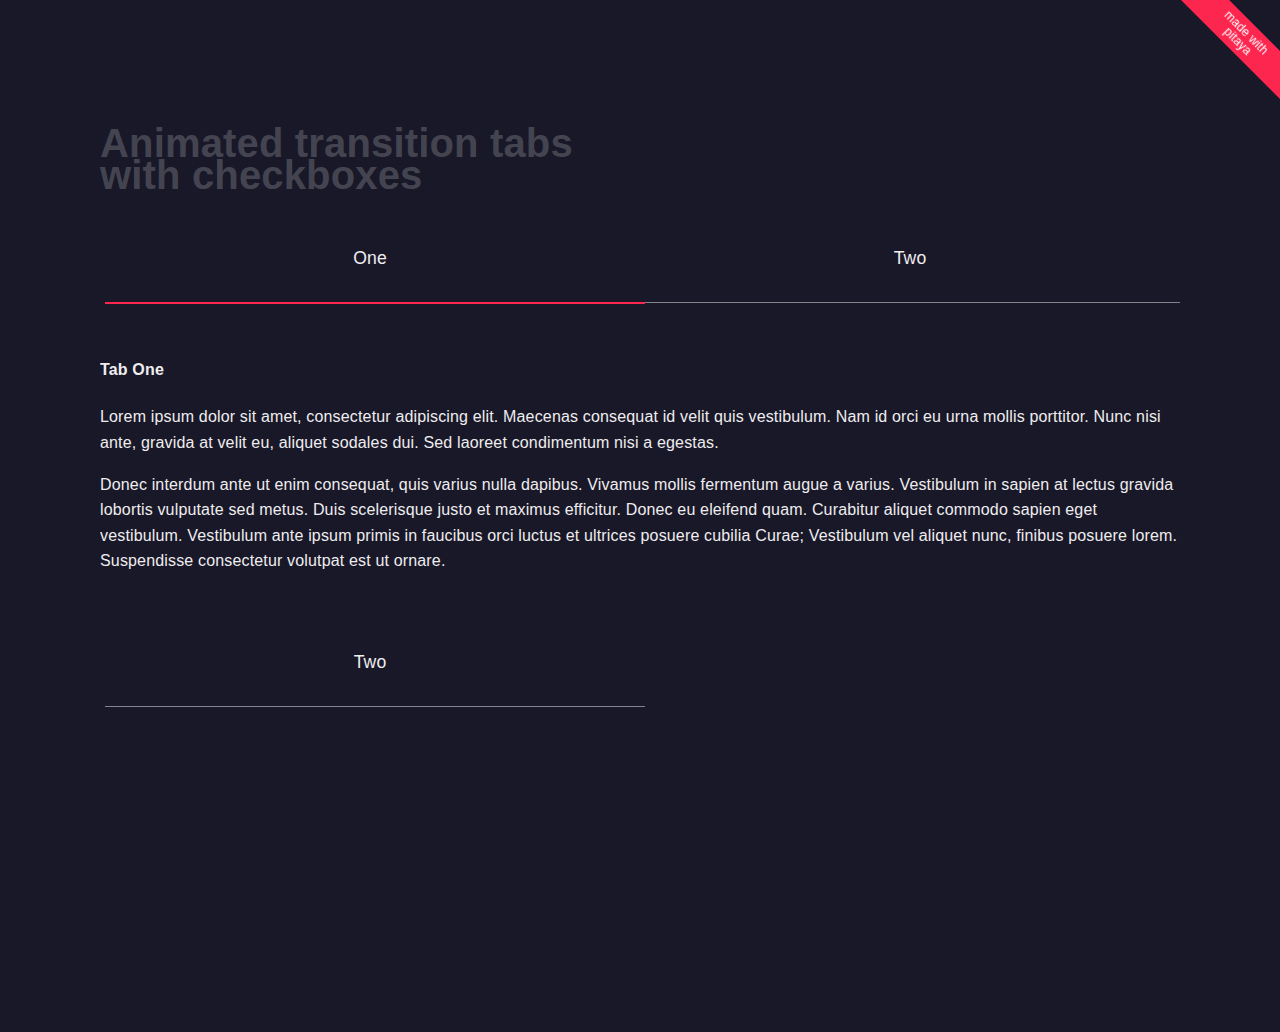
<file: hmm.html>
<!DOCTYPE html>
<html lang="en">

<head>
    <meta charset="UTF-8">
    <meta name="viewport" content="width=device-width, initial-scale=1.0">
    <title>Document</title>
</head>
<style>
    body {
        background: #191828;
        color: #efedef;
        font-family: "Roboto", Arial, Helvetica, sans-serif;
        font-size: 16px;
        font-weight: 300;
        letter-spacing: 0.01em;
        line-height: 1.6em;
        margin: 0;
        padding: 100px;
    }

    h1 {
        font-size: 40px;
        line-height: 0.8em;
        color: rgba(255, 255, 255, 0.2);
    }

    a {
        background: #fd264f;
        color: #fff;
        display: block;
        font-size: 12px;
        line-height: 1em;
        margin: 0;
        padding: 5px 110px;
        position: fixed;
        top: 20px;
        right: -100px;
        text-align: center;
        text-decoration: none;
        transform: rotate(45deg);
    }

    button:focus,
    input:focus,
    textarea:focus,
    select:focus {
        outline: none;
    }

    .tabs {
        display: block;
        display: -webkit-flex;
        display: -moz-flex;
        display: flex;
        -webkit-flex-wrap: wrap;
        -moz-flex-wrap: wrap;
        flex-wrap: wrap;
        margin: 0;
        overflow: hidden;
    }

    .tabs [class^="tab"] label,
    .tabs [class*=" tab"] label {
        color: #efedef;
        cursor: pointer;
        display: block;
        font-size: 1.1em;
        font-weight: 300;
        line-height: 1em;
        padding: 2rem 0;
        text-align: center;
    }

    .tabs [class^="tab"] [type="radio"],
    .tabs [class*=" tab"] [type="radio"] {
        border-bottom: 1px solid rgba(239, 237, 239, 0.5);
        cursor: pointer;
        -webkit-appearance: none;
        -moz-appearance: none;
        appearance: none;
        display: block;
        width: 100%;
        -webkit-transition: all 0.3s ease-in-out;
        -moz-transition: all 0.3s ease-in-out;
        -o-transition: all 0.3s ease-in-out;
        transition: all 0.3s ease-in-out;
    }

    .tabs [class^="tab"] [type="radio"]:hover,
    .tabs [class^="tab"] [type="radio"]:focus,
    .tabs [class*=" tab"] [type="radio"]:hover,
    .tabs [class*=" tab"] [type="radio"]:focus {
        border-bottom: 1px solid #fd264f;
    }

    .tabs [class^="tab"] [type="radio"]:checked,
    .tabs [class*=" tab"] [type="radio"]:checked {
        border-bottom: 2px solid #fd264f;
    }

    .tabs [class^="tab"] [type="radio"]:checked+div,
    .tabs [class*=" tab"] [type="radio"]:checked+div {
        opacity: 1;
    }

    .tabs [class^="tab"] [type="radio"]+div,
    .tabs [class*=" tab"] [type="radio"]+div {
        display: block;
        opacity: 0;
        padding: 2rem 0;
        width: 90%;
        -webkit-transition: all 0.3s ease-in-out;
        -moz-transition: all 0.3s ease-in-out;
        -o-transition: all 0.3s ease-in-out;
        transition: all 0.3s ease-in-out;
    }

    .tabs .tab-2 {
        width: 50%;
    }

    .tabs .tab-2 [type="radio"]+div {
        width: 200%;
        margin-left: 200%;
    }

    .tabs .tab-2 [type="radio"]:checked+div {
        margin-left: 0;
    }

    .tabs .tab-2:last-child [type="radio"]+div {
        margin-left: 100%;
    }

    .tabs .tab-2:last-child [type="radio"]:checked+div {
        margin-left: -100%;
    }
</style>

<body>
    <a href="http://flkt-crnpio.github.io/pitaya/">made with<br>pitaya</a>

    <h1>
        Animated transition tabs<br>
        with checkboxes
    </h1>

    <div class="tabs">
        <div class="tab-2">
            <label for="tab2-1">One</label>
            <input id="tab2-1" name="tabs-two" type="radio" checked="checked">
            <div>
                <h4>Tab One</h4>
                <p>Lorem ipsum dolor sit amet, consectetur adipiscing elit. Maecenas consequat id velit quis vestibulum.
                    Nam id orci eu urna mollis porttitor. Nunc nisi ante, gravida at velit eu, aliquet sodales dui. Sed
                    laoreet condimentum nisi a egestas.</p>
                <p>Donec interdum ante ut enim consequat, quis varius nulla dapibus. Vivamus mollis fermentum augue a
                    varius. Vestibulum in sapien at lectus gravida lobortis vulputate sed metus. Duis scelerisque justo
                    et maximus efficitur. Donec eu eleifend quam. Curabitur aliquet commodo sapien eget vestibulum.
                    Vestibulum ante ipsum primis in faucibus orci luctus et ultrices posuere cubilia Curae; Vestibulum
                    vel aliquet nunc, finibus posuere lorem. Suspendisse consectetur volutpat est ut ornare.</p>
            </div>
        </div>
        <div class="tab-2">
            <label for="tab2-2">Two</label>
            <input id="tab2-2" name="tabs-two" type="radio">
            <div>
                <h4>Tab Two</h4>
                <p>Quisque sit amet turpis leo. Maecenas sed dolor mi. Pellentesque varius elit in neque ornare commodo
                    ac non tellus. Mauris id iaculis quam. Donec eu felis quam. Morbi tristique lorem eget iaculis
                    consectetur. Class aptent taciti sociosqu ad litora torquent per conubia nostra, per inceptos
                    himenaeos. Aenean at tellus eget risus tempus ultrices. Nam condimentum nisi enim, scelerisque
                    faucibus lectus sodales at.</p>
            </div>
        </div>
        <div class="tab-2">
            <label for="tab2-2">Two</label>
            <input id="tab2-2" name="tabs-two" type="radio">
            <div>
                <h4>Tab Two</h4>
                <p>Quisque sit amet turpis leo. Maecenas sed dolor mi. Pellentesque varius elit in neque ornare commodo
                    ac non tellus. Mauris id iaculis quam. Donec eu felis quam. Morbi tristique lorem eget iaculis
                    consectetur. Class aptent taciti sociosqu ad litora torquent per conubia nostra, per inceptos
                    himenaeos. Aenean at tellus eget risus tempus ultrices. Nam condimentum nisi enim, scelerisque
                    faucibus lectus sodales at.</p>
            </div>
        </div>
    </div>

</body>

</html>
</file>
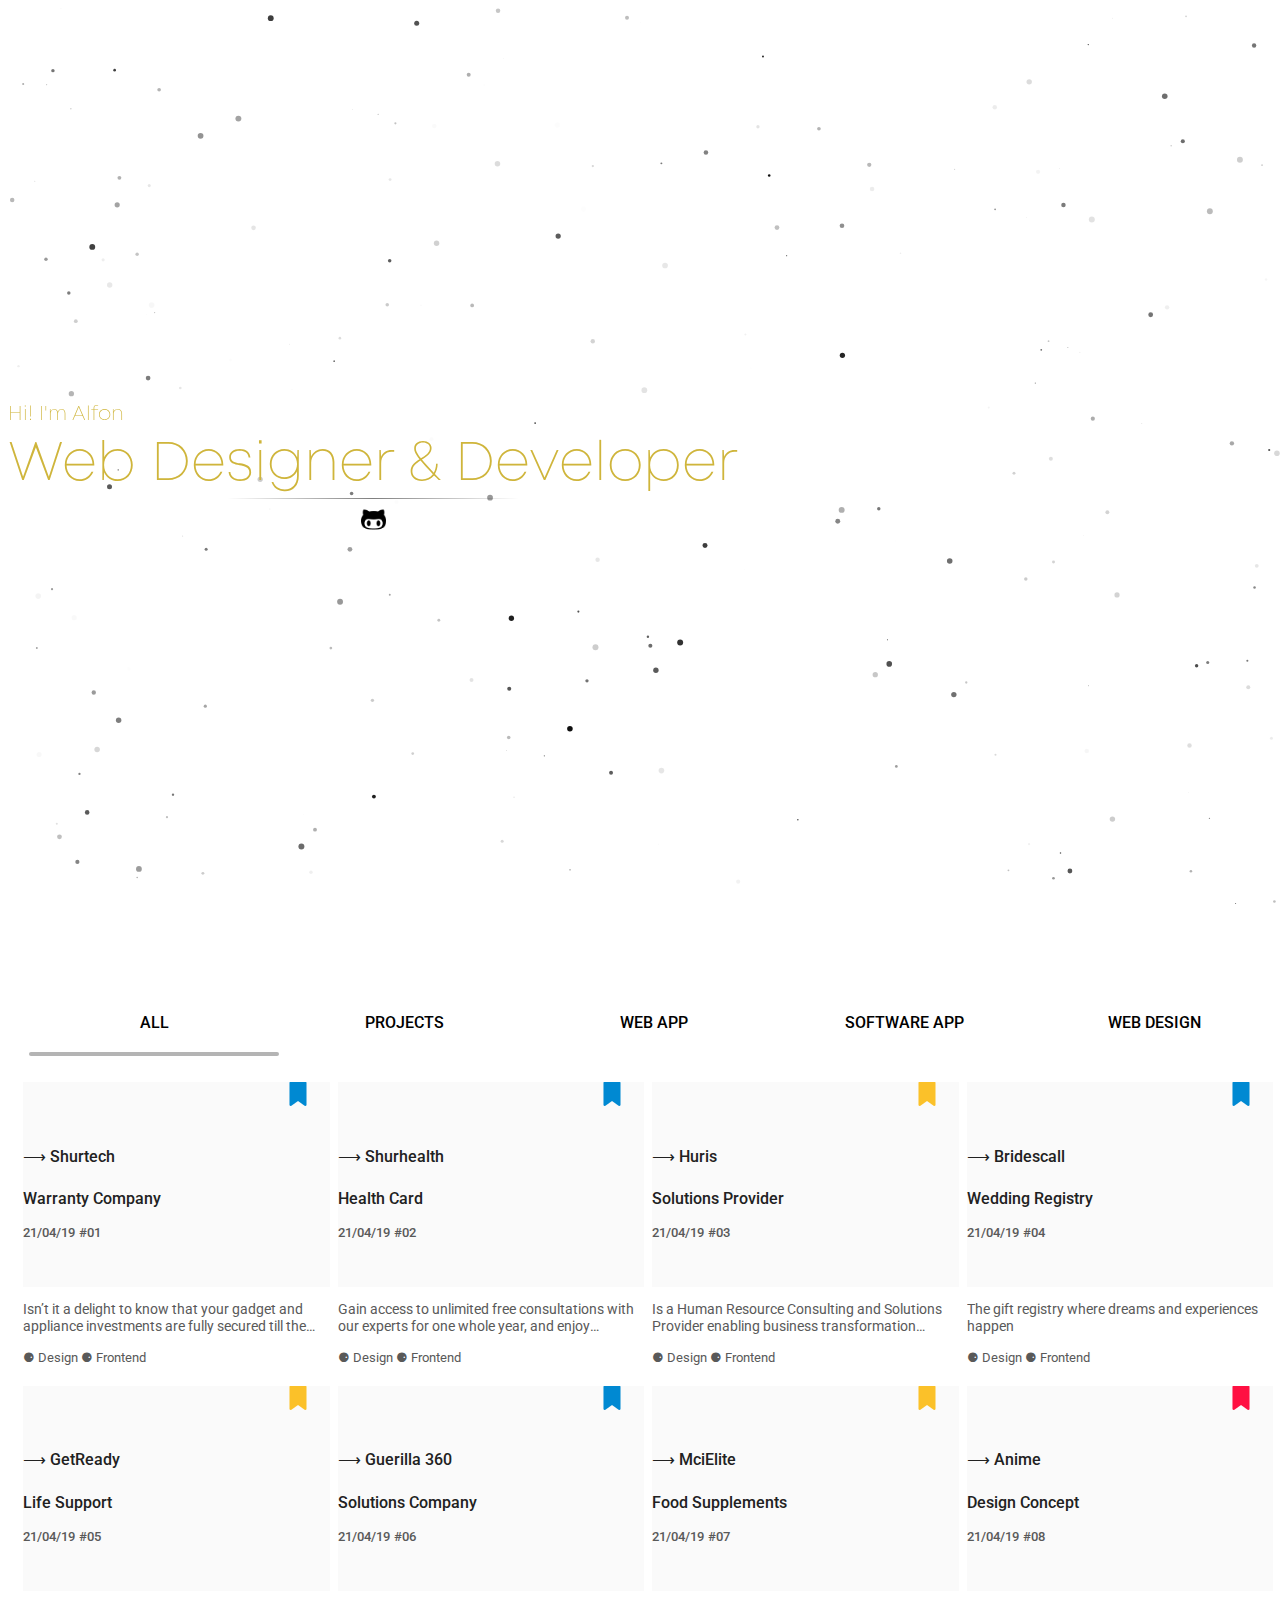
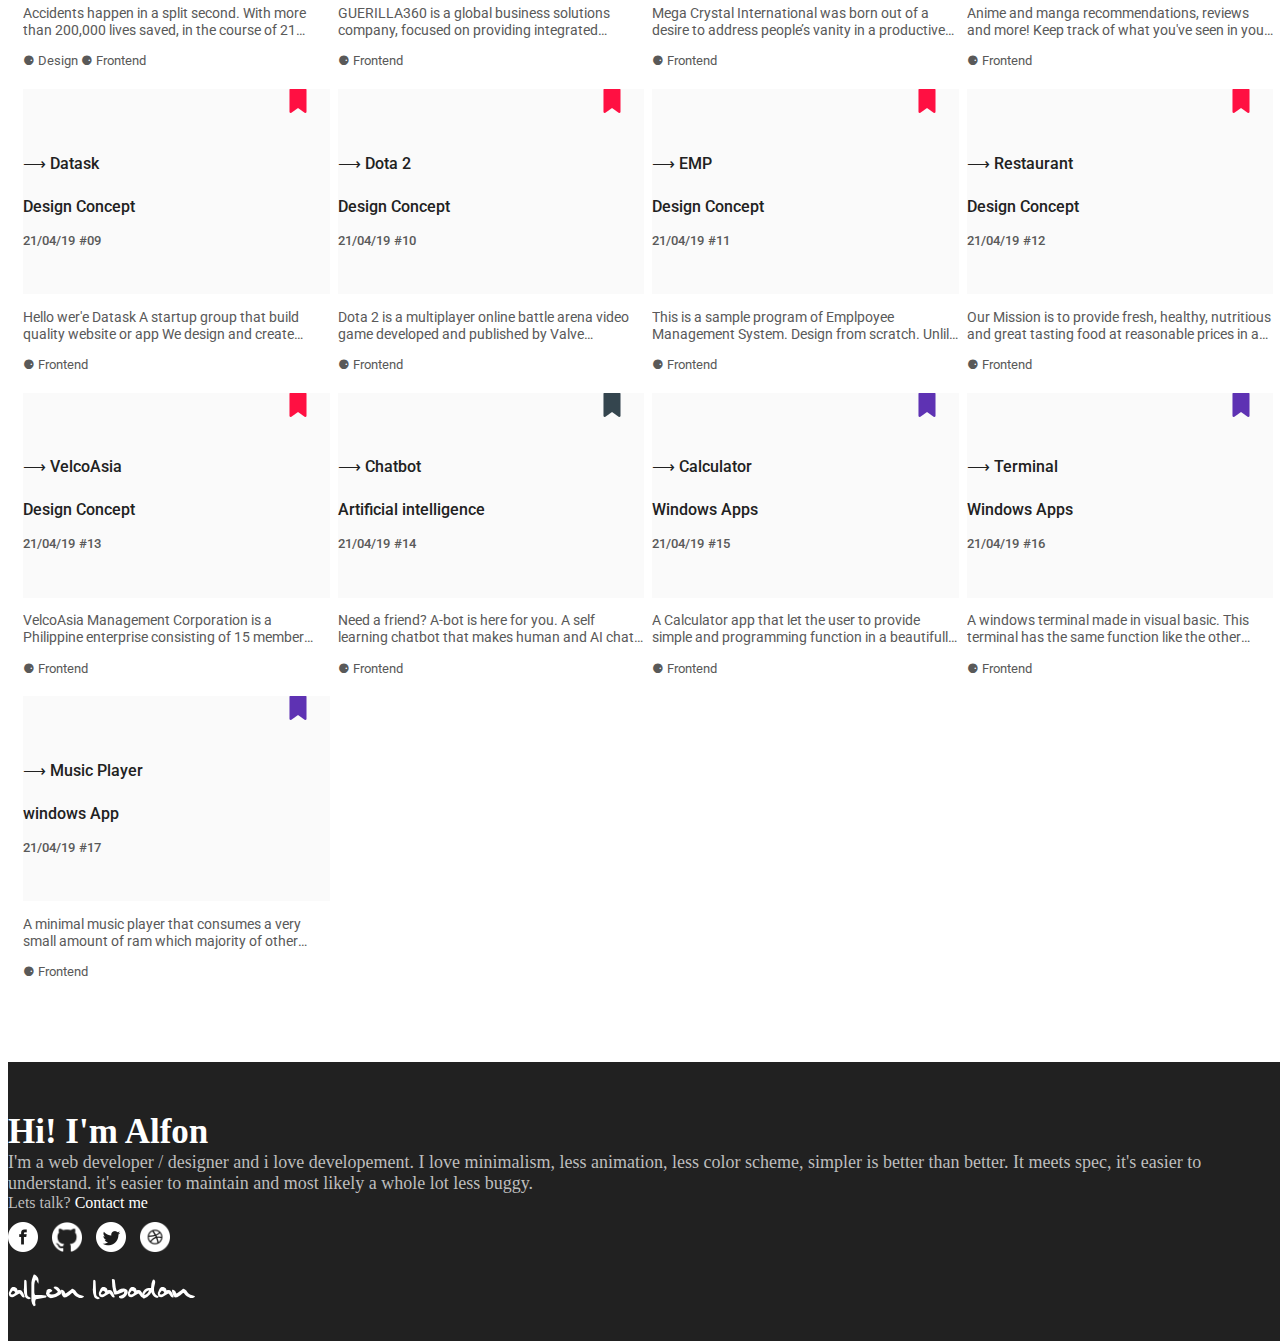
<file: try.html>
<!DOCTYPE html>
<html lang="en">

<head>
    <meta charset="UTF-8">
    <meta name="viewport" content="width=device-width, initial-scale=1.0">
    <link rel="stylesheet" href="https://stackpath.bootstrapcdn.com/bootstrap/4.1.3/css/bootstrap.min.css"
        integrity="sha384-MCw98/SFnGE8fJT3GXwEOngsV7Zt27NXFoaoApmYm81iuXoPkFOJwJ8ERdknLPMO" crossorigin="anonymous">
    <script src="https://code.jquery.com/jquery-3.3.1.slim.min.js"
        integrity="sha384-q8i/X+965DzO0rT7abK41JStQIAqVgRVzpbzo5smXKp4YfRvH+8abtTE1Pi6jizo"
        crossorigin="anonymous"></script>
    <script src="https://cdnjs.cloudflare.com/ajax/libs/popper.js/1.14.3/umd/popper.min.js"
        integrity="sha384-ZMP7rVo3mIykV+2+9J3UJ46jBk0WLaUAdn689aCwoqbBJiSnjAK/l8WvCWPIPm49"
        crossorigin="anonymous"></script>
    <script src="https://stackpath.bootstrapcdn.com/bootstrap/4.1.3/js/bootstrap.min.js"
        integrity="sha384-ChfqqxuZUCnJSK3+MXmPNIyE6ZbWh2IMqE241rYiqJxyMiZ6OW/JmZQ5stwEULTy"
        crossorigin="anonymous"></script>
    <link rel="stylesheet" href="Css/try.css">
    <link href="https://fonts.googleapis.com/css?family=Roboto:400,500,700&display=swap" rel="stylesheet">
    <title>Document</title>
</head>

<body>
    <div class="container-fluid maincontainer" id="particles-js">
        <div class="container" style="z-index: 1">
            <div class="row">
                <div class="col-lg-12">
                    <label class="lblwelcome"><span class="lbltitle">Hi! I'm Alfon</span> <br><span
                            class="lblwelcome1">Web Designer & Developer</span></label>
                    <hr class="hr1">
                </div>

            </div>
            <div class="row" style="z-index: 1">
                <div class="col-lg-12" style="text-align: center;" style="z-index: 1">
                    <img src="Image/social-media.png" class="img-fluid" style="width: 25px;cursor: pointer;">
                </div>
            </div>
        </div>
    </div>


    <div class="container-fluid" style="background-color: white;padding: 70px 15px;">
        <div class="container">
            <div class="row" style="margin-top: 5px;">
                <div class="col-lg-12 text-center">
                    <main ontouchstart id="styles">
                        <nav class="tab-link">
                            <a class="tabAll">ALL</a>
                            <a class="tabProject">PROJECTS</a>
                            <a class="tabWebapp">WEB APP</a>
                            <a class="tabSoftapp">SOFTWARE APP</a>
                            <a class="tabWebdesign">WEB DESIGN</a>
                            <hr />
                        </nav>
                    </main>
                </div>
            </div>
            <div class="row" style="margin-top: 20px">
                <div class="col-lg-12">
                    <div class="card-deck">
                        <div class="card project">
                            <div class="card-body">
                                <img src="Image/live.png" class="img-fluid imgBookmark">
                                <h5 class="card-title">&#x27F6;&nbsp;Shurtech</h5>
                                <p class="card-title">
                                    Warranty Company</p>
                                <span class="card-date float-left">21/04/19</span>
                                <span class="card-date float-right">#01</span>
                            </div>
                            <div class="card-footer">
                                <p class="pDesc">Isn’t it a delight to know that your gadget and appliance investments
                                    are fully
                                    secured till the day the next model comes out?</p>
                                <p class="pBottom">&#x2688;&nbsp;Design &#x2688;&nbsp;Frontend</p>
                            </div>
                        </div>
                        <div class="card project">
                            <div class="card-body">
                                <img src="Image/live.png" class="img-fluid imgBookmark">
                                <h5 class="card-title">&#x27F6;&nbsp;Shurhealth</h5>
                                <p class="card-title">Health Card</p>
                                <span class="card-date float-left">21/04/19</span>
                                <span class="card-date float-right">#02</span>
                            </div>
                            <div class="card-footer">
                                <p class="pDesc">Gain access to unlimited free consultations with our experts for one
                                    whole year, and enjoy generous discounts on various medical procedures. </p>
                                <p class="pBottom">&#x2688;&nbsp;Design &#x2688;&nbsp;Frontend</p>
                            </div>
                        </div>
                        <div class="card project">
                            <div class="card-body">
                                <img src="Image/ongoing.png" class="img-fluid imgBookmark">
                                <h5 class="card-title">&#x27F6;&nbsp;Huris</h5>
                                <p class="card-title">Solutions Provider</p>
                                <span class="card-date float-left">21/04/19</span>
                                <span class="card-date float-right">#03</span>
                            </div>
                            <div class="card-footer">
                                <p class="pDesc">Is a Human Resource Consulting and Solutions Provider enabling
                                    business transformation through advanced HR methodologies. </p>
                                <p class="pBottom">&#x2688;&nbsp;Design &#x2688;&nbsp;Frontend</p>
                            </div>
                        </div>
                        <div class="card project">
                            <div class="card-body">
                                <img src="Image/live.png" class="img-fluid imgBookmark">
                                <h5 class="card-title">&#x27F6;&nbsp;Bridescall</h5>
                                <p class="card-title">Wedding Registry</p>
                                <span class="card-date float-left">21/04/19</span>
                                <span class="card-date float-right">#04</span>
                            </div>
                            <div class="card-footer">
                                <p class="pDesc">The gift registry where dreams and experiences happen</p>
                                <p class="pBottom">&#x2688;&nbsp;Design &#x2688;&nbsp;Frontend</p>
                            </div>
                        </div>
                        <div class="card project">
                            <div class="card-body">
                                <img src="Image/ongoing.png" class="img-fluid imgBookmark">
                                <h5 class="card-title">&#x27F6;&nbsp;GetReady</h5>
                                <p class="card-title">Life Support</p>
                                <span class="card-date float-left">21/04/19</span>
                                <span class="card-date float-right">#05</span>
                            </div>
                            <div class="card-footer">
                                <p class="pDesc">Accidents happen in a split second. With more than 200,000 lives saved,
                                    in the course of 21 years, Lifeline has become a trusted and premiere medical
                                    provider in the Philippines.</p>
                                <p class="pBottom">&#x2688;&nbsp;Design &#x2688;&nbsp;Frontend</p>
                            </div>
                        </div>
                        <div class="card project">
                            <div class="card-body">
                                <img src="Image/live.png" class="img-fluid imgBookmark">
                                <h5 class="card-title">&#x27F6;&nbsp;Guerilla 360</h5>
                                <p class="card-title">Solutions Company</p>
                                <span class="card-date float-left">21/04/19</span>
                                <span class="card-date float-right">#06</span>
                            </div>
                            <div class="card-footer">
                                <p class="pDesc">GUERILLA360 is a global business solutions company, focused on
                                    providing integrated business solutions in the areas of SOFTWARE DEVELOPMENT,
                                    DIGITAL MARKETING and PERSONNEL OUTSOURCING. It is founded by a diverse group of
                                    industries ranging from finance, Business Development Technology and Outsource
                                    Service Solutions.</p>
                                <p class="pBottom">&#x2688;&nbsp;Frontend</p>
                            </div>
                        </div>
                        <div class="card project">
                            <div class="card-body">
                                <img src="Image/ongoing.png" class="img-fluid imgBookmark">
                                <h5 class="card-title">&#x27F6;&nbsp;MciElite</h5>
                                <p class="card-title">Food Supplements</p>
                                <span class="card-date float-left">21/04/19</span>
                                <span class="card-date float-right">#07</span>
                            </div>
                            <div class="card-footer">
                                <p class="pDesc">Mega Crystal International was born out of a desire to address people’s
                                    vanity in a productive manner. Imagine earning while beautifying yourself
                                    non-artificially. This is our goal. This is our commitment. At MCI, this is what we
                                    are about.</p>
                                <p class="pBottom">&#x2688;&nbsp;Frontend</p>
                            </div>
                        </div>
                        <div class="card webdesign">
                            <div class="card-body">
                                <img src="Image/design.png" class="img-fluid imgBookmark">
                                <h5 class="card-title">&#x27F6;&nbsp;Anime</h5>
                                <p class="card-title">Design Concept</p>
                                <span class="card-date float-left">21/04/19</span>
                                <span class="card-date float-right">#08</span>
                            </div>
                            <div class="card-footer">
                                <p class="pDesc">Anime and manga recommendations, reviews and more! Keep track of what
                                    you've seen in your own anime and manga list and make new friends. Browse the
                                    highest-ranked anime on MyAnimeList, the internet's largest anime database. Find the
                                    top TV series, movies, and OVAs right here!</p>
                                <p class="pBottom">&#x2688;&nbsp;Frontend</p>
                            </div>
                        </div>
                        <div class="card webdesign">
                            <div class="card-body">
                                <img src="Image/design.png" class="img-fluid imgBookmark">
                                <h5 class="card-title">&#x27F6;&nbsp;Datask</h5>
                                <p class="card-title">Design Concept</p>
                                <span class="card-date float-left">21/04/19</span>
                                <span class="card-date float-right">#09</span>
                            </div>
                            <div class="card-footer">
                                <p class="pDesc">Hello wer'e Datask A startup group that build quality website or app We
                                    design and create thoughtful experience to help gain competative advantage and grow
                                    your business even further. It was a design concept of startup tech company. </p>
                                <p class="pBottom">&#x2688;&nbsp;Frontend</p>
                            </div>
                        </div>
                        <div class="card webdesign">
                            <div class="card-body">
                                <img src="Image/design.png" class="img-fluid imgBookmark">
                                <h5 class="card-title">&#x27F6;&nbsp;Dota 2</h5>
                                <p class="card-title">Design Concept</p>
                                <span class="card-date float-left">21/04/19</span>
                                <span class="card-date float-right">#10</span>
                            </div>
                            <div class="card-footer">
                                <p class="pDesc">Dota 2 is a multiplayer online battle arena video game developed and
                                    published by Valve Corporation. The game is a sequel to Defense of the Ancients,
                                    which was a community-created mod for Blizzard Entertainment's Warcraft III: Reign
                                    of Chaos and its expansion pack, The Frozen Throne.</p>
                                <p class="pBottom">&#x2688;&nbsp;Frontend</p>
                            </div>
                        </div>
                        <div class="card webdesign">
                            <div class="card-body">
                                <img src="Image/design.png" class="img-fluid imgBookmark">
                                <h5 class="card-title">&#x27F6;&nbsp;EMP</h5>
                                <p class="card-title">Design Concept</p>
                                <span class="card-date float-left">21/04/19</span>
                                <span class="card-date float-right">#11</span>
                            </div>
                            <div class="card-footer">
                                <p class="pDesc">This is a sample program of Emplpoyee Management System. Design from
                                    scratch. Unlile other web app or system this program have modern design and platform
                                    that focused on user experience and make complicated things easier.</p>
                                <p class="pBottom">&#x2688;&nbsp;Frontend</p>
                            </div>
                        </div>
                        <div class="card webdesign">
                            <div class="card-body">
                                <img src="Image/design.png" class="img-fluid imgBookmark">
                                <h5 class="card-title">&#x27F6;&nbsp;Restaurant</h5>
                                <p class="card-title">Design Concept</p>
                                <span class="card-date float-left">21/04/19</span>
                                <span class="card-date float-right">#12</span>
                            </div>
                            <div class="card-footer">
                                <p class="pDesc">Our Mission is to provide fresh, healthy, nutritious and great tasting
                                    food at reasonable prices in a clean, friendly and convenient environment.</p>
                                <p class="pBottom">&#x2688;&nbsp;Frontend</p>
                            </div>
                        </div>
                        <div class="card webdesign">
                            <div class="card-body">
                                <img src="Image/design.png" class="img-fluid imgBookmark">
                                <h5 class="card-title">&#x27F6;&nbsp;VelcoAsia</h5>
                                <p class="card-title">Design Concept</p>
                                <span class="card-date float-left">21/04/19</span>
                                <span class="card-date float-right">#13</span>
                            </div>
                            <div class="card-footer">
                                <p class="pDesc">VelcoAsia Management Corporation is a Philippine enterprise consisting
                                    of 15 member companies with over 350 regular employees and over 7,000 project-based
                                    employment. The member companies are recognized industry leaders in their
                                    specialized field of business.</p>
                                <p class="pBottom">&#x2688;&nbsp;Frontend</p>
                            </div>
                        </div>
                        <div class="card webapp">
                            <div class="card-body">
                                <img src="Image/webapp.png" class="img-fluid imgBookmark">
                                <h5 class="card-title">&#x27F6;&nbsp;Chatbot</h5>
                                <p class="card-title">Artificial intelligence</p>
                                <span class="card-date float-left">21/04/19</span>
                                <span class="card-date float-right">#14</span>
                            </div>
                            <div class="card-footer">
                                <p class="pDesc">Need a friend? A-bot is here for you. A self learning chatbot that
                                    makes human and AI chat more possible. Take note this is a ongoing project. </p>
                                <p class="pBottom">&#x2688;&nbsp;Frontend</p>
                            </div>
                        </div>
                        <div class="card softapp">
                            <div class="card-body">
                                <img src="Image/windowsapp.png" class="img-fluid imgBookmark">
                                <h5 class="card-title">&#x27F6;&nbsp;Calculator</h5>
                                <p class="card-title">Windows Apps</p>
                                <span class="card-date float-left">21/04/19</span>
                                <span class="card-date float-right">#15</span>
                            </div>
                            <div class="card-footer">
                                <p class="pDesc">A Calculator app that let the user to provide simple and programming
                                    function in a beautifully designed app. It has 3 themes white, dark and pink and
                                    more to go. It can also calculate your BMI. It has some cool animations and very low
                                    in ram. </p>
                                <p class="pBottom">&#x2688;&nbsp;Frontend</p>
                            </div>
                        </div>
                        <div class="card softapp">
                            <div class="card-body">
                                <img src="Image/windowsapp.png" class="img-fluid imgBookmark">
                                <h5 class="card-title">&#x27F6;&nbsp;Terminal</h5>
                                <p class="card-title">Windows Apps</p>
                                <span class="card-date float-left">21/04/19</span>
                                <span class="card-date float-right">#16</span>
                            </div>
                            <div class="card-footer">
                                <p class="pDesc">A windows terminal made in visual basic. This terminal has the same
                                    function like the other terminal but it has another function like kill neccesary
                                    services, delete Apps, Delete cache and etc in just one line.</p>
                                <p class="pBottom">&#x2688;&nbsp;Frontend</p>
                            </div>
                        </div>
                        <div class="card softapp">
                            <div class="card-body">
                                <img src="Image/windowsapp.png" class="img-fluid imgBookmark">
                                <h5 class="card-title">&#x27F6;&nbsp;Music Player</h5>
                                <p class="card-title">windows App</p>
                                <span class="card-date float-left">21/04/19</span>
                                <span class="card-date float-right">#17</span>
                            </div>
                            <div class="card-footer">
                                <p class="pDesc">A minimal music player that consumes a very small amount of ram which
                                    majority of other players dont. It doesnt need any services or other codec to play
                                    music. Its uses vlc plugin which you can play most of music files in high quality
                                    bit rate. It can detect your songs and albums on your music folder.</p>
                                <p class="pBottom">&#x2688;&nbsp;Frontend</p>
                            </div>
                        </div>
                    </div>
                </div>
            </div>
        </div>
    </div>
    <!--
        <div class="container-fluid conWhite" style = "display: none;">
        <div class="container">
            <div class="row align-items-center" style="margin-top: 40px;position:relative;">
                <p class="pAboutMeBack">ABOUT ME</p>
                <div class="col-lg-6">
                    <img src="Image/me4.jpg" class="img-fluid imgMe mx-auto d-block" style="width: 380px">
                </div>
                <div class="col-lg-6">
                    <p class="pAbout">About me</p>
                    <p class="pAboutDesc">I'm a web developer / designer and i love developement. I love minimalism,
                        less animation, less
                        color scheme, simpler is better than better. It meets spec, it's easier to understand. it's
                        easier to maintain and most likely a whole lot less buggy. </p>
                    <p class="pAboutDesc">I'm currently working as a frontend developer in GUERILLA360.</p>
                    <div class="skillbar-title"><span>Web Design</span></div>
                    <div class="skillbar clearfix " data-percent="80%">

                        <div class="skillbar-bar" style="background: #454343;"></div>
                        <div class="skill-bar-percent Count">80</div>
                    </div> 
                    <div class="skillbar-title"><span>Web Developement</span></div>
                    <div class="skillbar clearfix " data-percent="90%">

                        <div class="skillbar-bar" style="background: #454343;"></div>
                        <div class="skill-bar-percent Count">90</div>
                    </div>
                    <img src="Image/signature.png" class="img-fluid imgSig" style="width: 150px">
                    <div class="button-container-2">
                        <span class="mas">HIRE ME</span>
                        <button type="button" name="Hover">HIRE ME</button>
                    </div>
                </div>
            </div>
        </div>
    </div>
    <div class="container-fluid" style="background-color: white;display: none;">
        <div class="container">
            <div class="row" style="padding-top: 70px;">
                <div class="col-lg-12">
                    <p class="pContactMe">CONTACT ME</p>
                </div>
            </div>
            <div class="row" style="height: 250px;">
                <div class="col-lg-2">
                    <hr style="background-color: #454343;height: 3px; border-radius: 25px;">
                </div>
                <div class="col-lg-5">
                    <p class="pAdd">Unit 2C Cypress Gardens Rufino St. Legazpi Village, Makati City 1299</p>
                </div>
                <div class="col-lg-5 align-self-end">
                    <p class="pCell">+63 9068767701</p>
                    <p class="pCell">alfonlabadan@gmail.com</p>
                </div>
            </div>
        </div>
    </div>
    <div class="container-fluid" style="background-color: white;display: none;">
        <div class="container">
            <div class="row" style="padding-top: 70px;">
                <div class="col-lg-12">
                    <hr style="background-color: #212121;height: 3px; border-radius: 25px;">
                </div>
                <div class="col-lg-6" style="margin-top: 40px;">
                    <p class="pCopy">&#xA9; 2019-2020, ALFON LABADAN</p>
                </div>
                <div class="col-lg-6" style="margin-top: 29px;">
                    <div class="form-inline">
                        <p class="pFollow">follow me</p>
                        <img src="Image/github.png" class="img-fluid"
                            style="margin-right: 15px;width: 20px;filter: invert(1);"> <img src="Image/dribbble.png"
                            class="img-fluid" style="width: 20px;margin-right: 15px;filter: invert(1);"><img
                            src="Image/linkedin.png" class="img-fluid" style="width: 20px;filter: invert(1);">
                    </div>
                </div>
            </div>
        </div>
    </div>
    -->
    <div class="container-fluid" style="background-color: #212121" id="contact">
        <div class="container">
            <div class="row" style="padding-right: 1px;padding-top:50px;padding-bottom: 30px;">
                <div class="col-lg-12">
                    <label class="lblname"><span style="color: white">Hi! I'm</span> Alfon</label><br>
                    <label class="lbldescription"> I'm a web developer / designer and i love developement. I love
                        minimalism, less animation, less color scheme, simpler is better than better. It meets spec,
                        it's easier to understand. it's easier to maintain and most likely a whole lot less buggy.
                    </label><br>
                    <label style="color: #BDBDBD;">Lets talk? <span style="color: white;cursor: pointer;"
                            class="lblcontact">Contact me</span></label>
                    <div class="imgsocial" style="margin-top: 10px;">
                        <a href="https://www.facebook.com/alfon.labadan"><img src="Image/facebook.png"
                                style="width: 30px;margin-right: 10px;cursor: pointer" class="img-fluid"></a>
                        <img src="Image/image.png" style="width: 30px;margin-right: 10px;cursor: pointer"
                            class="img-fluid">
                        <img src="Image/twitter.png" style="width: 30px;margin-right: 10px;cursor: pointer"
                            class="img-fluid">
                        <a href="https://dribbble.com/alfon16"><img src="Image/dribbble-logo1.png"
                                style="width: 30px;margin-right: 10px;cursor: pointer" class="img-fluid"></a>
                    </div><br>
                    <img src="Image/signature.png" class="img-flui float-right">
                </div>
            </div>
        </div>
    </div>
    <script src="Script/particles.min.js"></script>
    <script src="Script/app.js"></script>
</body>
<script>
    $(".tabWebdesign").click(function () {
        $(".project").css("display", "none");
        $(".webapp").css("display", "none");
        $(".softapp").css("display", "none");
        $(".webdesign").css("display", "block");
    });
    $(".tabProject").click(function () {
        $(".webdesign").css("display", "none");
        $(".webapp").css("display", "none");
        $(".softapp").css("display", "none");
        $(".project").css("display", "block");
    });
    $(".tabWebapp").click(function () {
        $(".webdesign").css("display", "none");
        $(".project").css("display", "none");
        $(".softapp").css("display", "none");
        $(".webapp").css("display", "block");
    });
    $(".tabSoftapp").click(function () {
        $(".webdesign").css("display", "none");
        $(".project").css("display", "none");
        $(".webapp").css("display", "none");
        $(".softapp").css("display", "block");
    });
    $(".tabAll").click(function () {
        $(".webdesign").css("display", "block");
        $(".project").css("display", "block");
        $(".webapp").css("display", "block");
        $(".softapp").css("display", "block");
    });
</script>

</html>
</file>
<file: Css/try.css>
@font-face {
    font-family: "Mont DEMOlight";
    src: url("../Font/mont/Mont-ExtraLightDEMO.otf") format("opentype");
}

body, html {
    width: 100%;
    height: 100vh;
    background-color: white;
    scroll-behavior: smooth;
}

.conNavbar {
    padding: 10px 10px;
}

.navbar {
    padding-left: 0px;
}

.nav-link {
    font-family: Roboto;
    color: white !important;
    font-weight: 400;
    font-size: 14px;
    margin-right: 20px;
    cursor: pointer;
    transition: all 0.2s;
}

.nav-link:hover {
    color: #ff8d00 !important;
}

.pJobs {
    font-family: Roboto;
    color: #595959;
    font-size: 1rem;
    font-weight: 700;
    letter-spacing: 0.4em;
}

.pGreetings {
    font-family: Roboto;
    color: #454343;
    font-weight: 400;
    font-size: 52px;
    line-height: 1.1;
}

.pAboutme {
    font-family: Roboto;
    color: white;
    font-weight: 700;
    font-size: 52px;
    letter-spacing: .75px;
    line-height: 1;
}

.pJobs1 {
    text-shadow: 0 0 5px #ffa500, 0 0 15px #ffa500, 0 0 15px #ffa500, 0 0 25px #ffa500, 0 0 60px #ff0000, 0 0 10px #ff8d00, 0 0 98px #ff0000;
}

.pWant {
    font-family: Roboto;
    color: #595959;
    font-weight: 500;
    font-size: 14px;
    letter-spacing: .75px;
}

.card-body {
    background-color: #fafafa;
    padding-top: 40px;
    padding-bottom: 15px;
    min-height: 150px;
    max-height: 150px;
    position: relative;
}

.imgBookmark {
    position: absolute;
    top: 0px;
    right: 20px;
}

.card-title {
    font-family: Roboto;
    color: #212121;
    font-size: 1rem;
    font-weight: 500;
    line-height: 1;
}

.card-date {
    font-family: Roboto;
    color: #595959;
    font-size: 0.8rem;
    font-weight: 500;
    margin-top: 15px;
}

.card-footer {
    background-color: white;
    position: relative;
}

.pDesc {
    font-family: Roboto;
    color: #595959;
    font-weight: 400;
    font-size: 0.9rem;
    display: block;
    display: -webkit-box;
    max-width: auto;
    -webkit-line-clamp: 2;
    -webkit-box-orient: vertical;
    overflow: hidden;
    text-overflow: ellipsis;
}

.pBottom {
    font-family: Roboto;
    color: #595959;
    font-weight: 400;
    font-size: 0.8rem;
}

.card-deck {
    display: grid;
    grid-template-columns: repeat(auto-fit, minmax(250px, 1fr));
    grid-gap: .5rem;
}

.tab-link {
    display: -webkit-box;
    display: flex;
    position: relative;
    background: white;
    border-radius: 2px;
}

.tab-link hr {
    -webkit-transition: all 375ms ease-out;
    transition: all 375ms ease-out;
    will-change: transform, background;
    position: absolute;
    bottom: 0;
    left: 0;
    margin: 0;
    border: 0;
    border-radius: 2px;
    height: 4px;
    width: calc(100% / 5);
    background: #b4b4b4;
}

.tab-link a {
    font-family: roboto;
    font-weight: 500;
    font-size: 1rem;
    display: block;
    width: calc(100% / 5);
    padding: 24px;
    text-align: center;
    text-transform: capitalize;
    cursor: pointer;
}

.tab-link a:hover~hr {
    background: #87a5c7;
    -webkit-transition: background 250ms ease-out, -webkit-transform 250ms cubic-bezier(0, 0.5, 0.5, 1.1);
    transition: background 250ms ease-out, -webkit-transform 250ms cubic-bezier(0, 0.5, 0.5, 1.1);
    transition: transform 250ms cubic-bezier(0, 0.5, 0.5, 1.1), background 250ms ease-out;
    transition: transform 250ms cubic-bezier(0, 0.5, 0.5, 1.1), background 250ms ease-out, -webkit-transform 250ms cubic-bezier(0, 0.5, 0.5, 1.1);
}

.tab-link a:active~hr {
    background: #07f;
    -webkit-transition: all 250ms ease-out;
    transition: all 250ms ease-out;
}

.tab-link a:nth-child(1).active~hr {
    -webkit-transform: translateX(0%);
    transform: translateX(0%);
}

.tab-link a:nth-child(1):hover~hr, .tab-link a:nth-child(1):hover~.active~hr, .tab-link a:nth-child(1):focus~hr, .tab-link a:nth-child(1):focus~.active~hr, .tab-link a:nth-child(1):active~hr, .tab-link a:nth-child(1):active~.active~hr {
    -webkit-transform: translateX(0%);
    transform: translateX(0%);
}

.tab-link a:nth-child(2).active~hr {
    -webkit-transform: translateX(100%);
    transform: translateX(100%);
}

.tab-link a:nth-child(2):hover~hr, .tab-link a:nth-child(2):hover~.active~hr, .tab-link a:nth-child(2):focus~hr, .tab-link a:nth-child(2):focus~.active~hr, .tab-link a:nth-child(2):active~hr, .tab-link a:nth-child(2):active~.active~hr {
    -webkit-transform: translateX(100%);
    transform: translateX(100%);
}

.tab-link a:nth-child(3).active~hr {
    -webkit-transform: translateX(200%);
    transform: translateX(200%);
}

.tab-link a:nth-child(3):hover~hr, .tab-link a:nth-child(3):hover~.active~hr, .tab-link a:nth-child(3):focus~hr, .tab-link a:nth-child(3):focus~.active~hr, .tab-link a:nth-child(3):active~hr, .tab-link a:nth-child(3):active~.active~hr {
    -webkit-transform: translateX(200%);
    transform: translateX(200%);
}

.tab-link a:nth-child(4).active~hr {
    -webkit-transform: translateX(300%);
    transform: translateX(300%);
}

.tab-link a:nth-child(4):hover~hr, .tab-link a:nth-child(4):hover~.active~hr, .tab-link a:nth-child(4):focus~hr, .tab-link a:nth-child(4):focus~.active~hr, .tab-link a:nth-child(4):active~hr, .tab-link a:nth-child(4):active~.active~hr {
    -webkit-transform: translateX(300%);
    transform: translateX(300%);
}

.tab-link a:nth-child(5).active~hr {
    -webkit-transform: translateX(400%);
    transform: translateX(400%);
}

.tab-link a:nth-child(5):hover~hr, .tab-link a:nth-child(5):hover~.active~hr, .tab-link a:nth-child(5):focus~hr, .tab-link a:nth-child(5):focus~.active~hr, .tab-link a:nth-child(5):active~hr, .tab-link a:nth-child(5):active~.active~hr {
    -webkit-transform: translateX(400%);
    transform: translateX(400%);
}

main {
    width: 100%;
    padding: 6px;
}

@media only screen and (min-width: 800px) {
    main {
        border-radius: 2px;
    }
}

.conBlack {
    background-color: black;
    padding: 40px 15px;
}

.conWhite {
    background-color: white;
    padding: 40px 15px;
}

.imgMe {
    -webkit-box-shadow: 0px 0px 37px -16px rgba(0, 0, 0, 0.49);
    -moz-box-shadow: 0px 0px 37px -16px rgba(0, 0, 0, 0.49);
    box-shadow: 0px 0px 37px -16px rgba(0, 0, 0, 0.49);
}

.pAbout {
    font-family: Roboto;
    color: #454343;
    font-weight: bold;
    font-size: 2.5rem;
}

.pAboutDesc {
    font-family: Roboto;
    color: #454343;
    font-weight: 500;
    font-size: 1rem;
}

.imgSig {
    filter: brightness(0%);
    margin-top: 15px;
}

.button-container-2 {
    position: relative;
    width: 135px;
    height: 50px;
    margin-top: 20px;
    overflow: hidden;
    border: 1px solid #000;
    font-family: roboto;
    font-weight: 400;
    font-size: 1.1rem;
    transition: 0.5s;
    -webkit-box-shadow: 0px 0px 37px -16px rgba(0, 0, 0, 0.49);
    -moz-box-shadow: 0px 0px 37px -16px rgba(0, 0, 0, 0.49);
    box-shadow: 0px 0px 37px -16px rgba(0, 0, 0, 0.49);
}

.button-container-2 button {
    width: 101%;
    height: 100%;
    font-family: Roboto;
    font-weight: 400;
    font-size: 1.1rem;
    background: #212121;
    -webkit-mask: url("https://raw.githubusercontent.com/robin-dela/css-mask-animation/master/img/urban-sprite.png");
    mask: url("https://raw.githubusercontent.com/robin-dela/css-mask-animation/master/img/urban-sprite.png");
    -webkit-mask-size: 3000% 100%;
    mask-size: 3000% 100%;
    border: none;
    color: #fff;
    cursor: pointer;
    -webkit-animation: ani2 0.7s steps(29) forwards;
    animation: ani2 0.7s steps(29) forwards;
}

.button-container-2 button:hover {
    -webkit-animation: ani 0.7s steps(29) forwards;
    animation: ani 0.7s steps(29) forwards;
}

.mas {
    position: absolute;
    color: #000;
    text-align: center;
    width: 101%;
    font-family: Roboto;
    font-weight: 400;
    font-size: 1.1rem;
    position: absolute;
    margin-top: 12px;
    overflow: hidden;
}

@-webkit-keyframes ani {
    from {
        -webkit-mask-position: 0 0;
        mask-position: 0 0;
    }
    to {
        -webkit-mask-position: 100% 0;
        mask-position: 100% 0;
    }
}

@keyframes ani {
    from {
        -webkit-mask-position: 0 0;
        mask-position: 0 0;
    }
    to {
        -webkit-mask-position: 100% 0;
        mask-position: 100% 0;
    }
}

@-webkit-keyframes ani2 {
    from {
        -webkit-mask-position: 100% 0;
        mask-position: 100% 0;
    }
    to {
        -webkit-mask-position: 0 0;
        mask-position: 0 0;
    }
}

@keyframes ani2 {
    from {
        -webkit-mask-position: 100% 0;
        mask-position: 100% 0;
    }
    to {
        -webkit-mask-position: 0 0;
        mask-position: 0 0;
    }
}

.pAboutMeBack {
    font-family: Roboto;
    font-weight: bold;
    font-size: 10rem;
    color: #fafafa;
    position: absolute;
}

.pMySkills {
    font-family: Roboto, sans-serif;
    color: #212121;
    font-size: 1.2rem;
    font-weight: 700;
    ;
}

.Count:after {
    content: "%"
}

.skillbar {
    position: relative;
    display: block;
    margin-bottom: 15px;
    width: 100%;
    background: #eee;
    height: 15px;
    border-radius: 3px;
    -moz-border-radius: 3px;
    -webkit-border-radius: 3px;
    -webkit-transition: 0.4s linear;
    -moz-transition: 0.4s linear;
    -ms-transition: 0.4s linear;
    -o-transition: 0.4s linear;
    transition: 0.4s linear;
    -webkit-transition-property: width, background-color;
    -moz-transition-property: width, background-color;
    -ms-transition-property: width, background-color;
    -o-transition-property: width, background-color;
    transition-property: width, background-color;
}

.skillbar-title {
    font-family: Roboto;
    font-weight: 700;
    font-size: 0.9rem;
    color: #212121;
    -webkit-border-top-left-radius: 3px;
    -webkit-border-bottom-left-radius: 4px;
    -moz-border-radius-topleft: 3px;
    -moz-border-radius-bottomleft: 3px;
    border-top-left-radius: 3px;
    border-bottom-left-radius: 3px;
}

.skillbar-title span {
    font-family: Roboto;
    font-weight: 700;
    display: block;
    line-height: 35px;
}

.skillbar-bar {
    height: 15px;
    width: 0px;
    background: #6adcfa;
    border-radius: 3px;
    -moz-border-radius: 3px;
    -webkit-border-radius: 3px;
}

.skill-bar-percent {
    font-family: Roboto;
    font-weight: 400;
    position: absolute;
    right: 10px;
    top: -10px;
    font-size: 11px;
    height: 15px;
    line-height: 35px;
    color: #212121;
}

.pContactMe {
    font-family: Roboto;
    color: #454343;
    font-weight: bold;
    font-size: 2.5rem;
}

.pAdd {
    font-family: Roboto;
    color: #595959;
    font-weight: bold;
    font-size: 2rem;
    line-height: 1.4em;
}

.pCell {
    font-family: Roboto;
    color: #212121;
    font-weight: bold;
    font-size: 2rem;
    line-height: 1em;
}

.pCopy {
    font-family: Roboto;
    color: #212121;
    font-weight: bold;
    font-size: 0.9rem;
    line-height: 1em;
}

.pFollow {
    font-family: Roboto;
    color: #ff8d00;
    font-weight: bold;
    font-size: 0.9rem;
}

.lblname {
    font-family: muli;
    font-size: 35px;
    font-weight: bold;
    color: white;
}

.lbldescription {
    width: 70%;
    color: #BDBDBD;
    font-family: muli;
    font-size: 18px;
}

.lblwelcome {
    font-family: Mont DEMOlight;
    font-weight: normal !important;
    font-size: 55px;
    width: 100%;
    text-align: center;
    color: #CFB53B;
    background-color: transparent;
    line-height: 50px;
    text-shadow: 1px 1px 1px rgba(0, 0, 0, 0.004);
    text-rendering: optimizeLegibility !important;
    -webkit-font-smoothing: antialiased !important;
}

.maincontainer {
    height: 100vh;
    background: white;
    padding: 0px;
    margin: 0px;
}

#particles-js {
    height: 100%;
    z-index: -99999999;
    display: flex;
    justify-content: left;
    align-items: center;
    padding: 0px;
    margin: 0px;
    width: 100%;
}

.card, .card-deck {
    transition: all 0.2s;
}

.lbltitle {
    width: 100%;
    font-size: 20px;
    text-shadow: 1px 1px 1px rgba(0, 0, 0, 0.004);
    text-rendering: optimizeLegibility !important;
    -webkit-font-smoothing: antialiased !important;
    color: #CFB53B;
}

.hr1 {
    width: 40%;
    border: 0;
    height: 1px;
    background-image: linear-gradient(to right, rgba(0, 0, 0, 0), rgba(0, 0, 0, 0.50), rgba(0, 0, 0, 0));
}

.particles-js-canvas-el {
    position: absolute;
    padding: 0px;
    margin: 0px;
}
</file>
